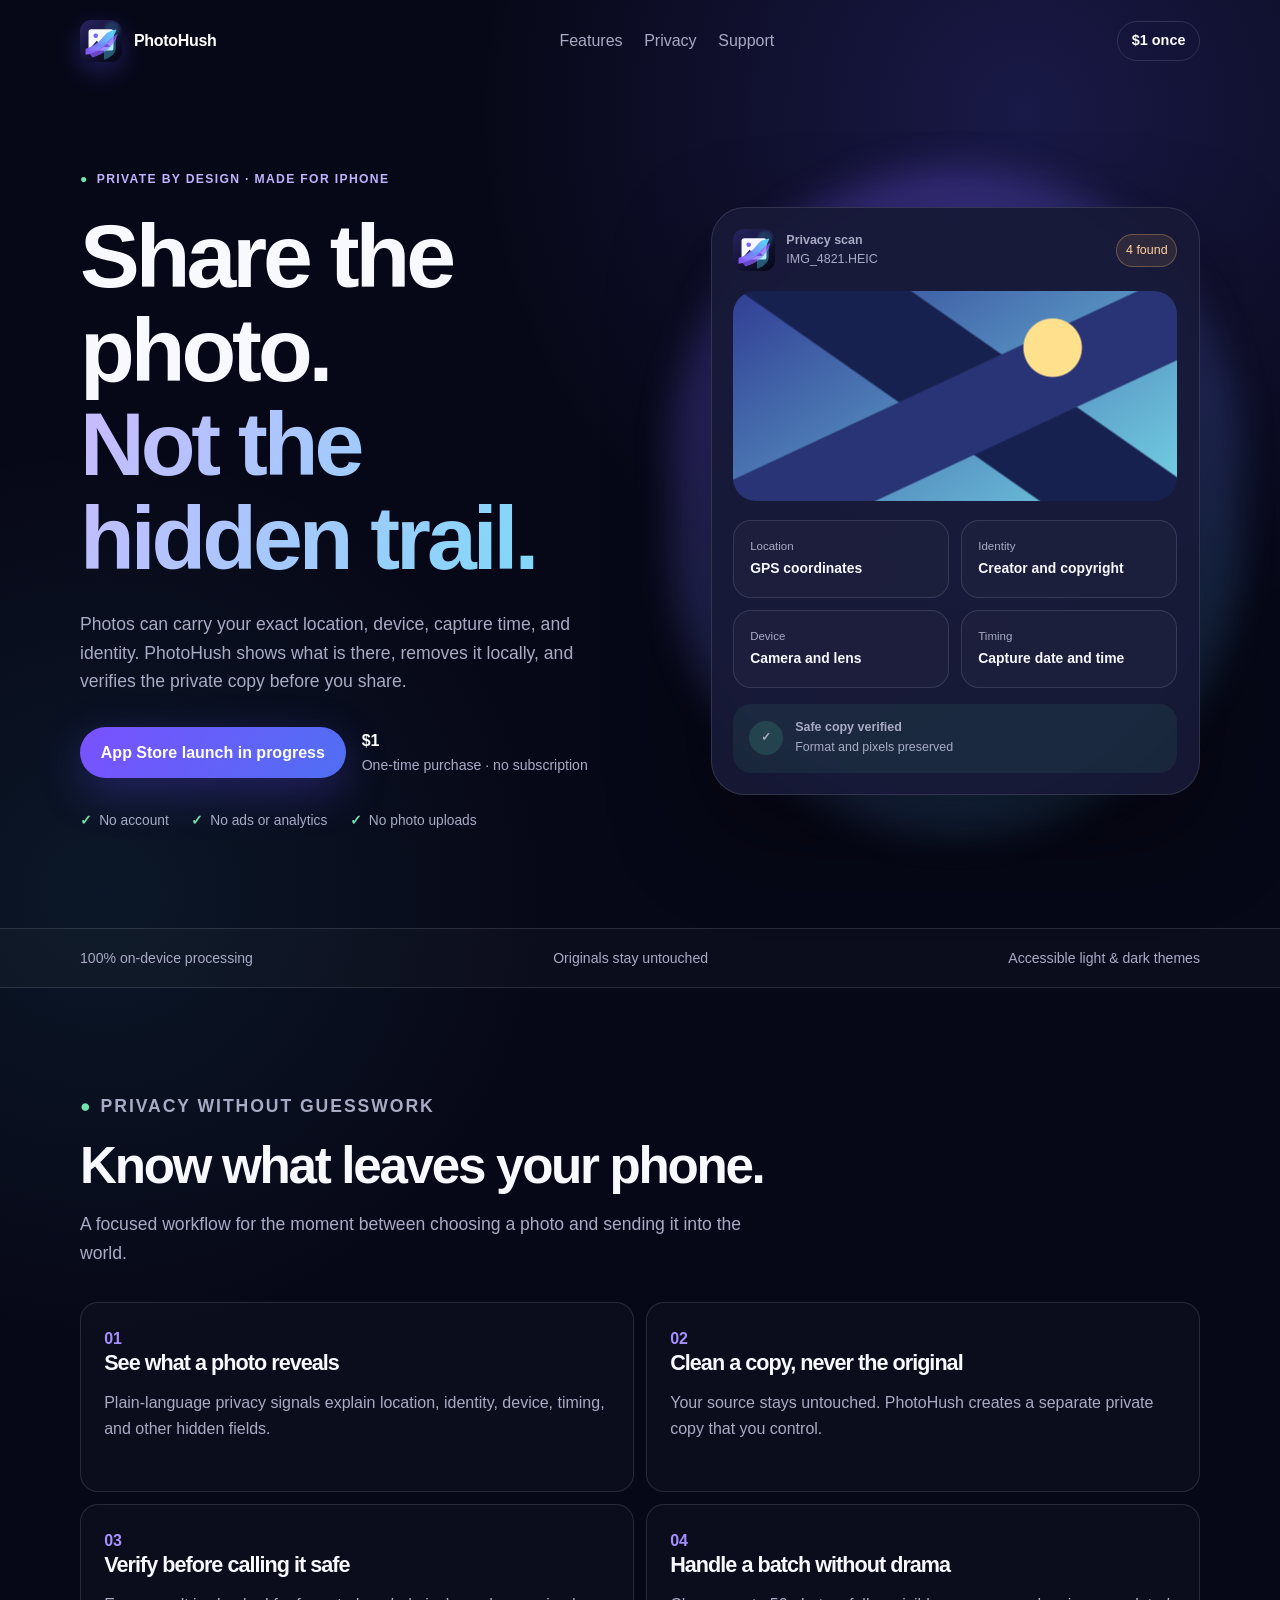
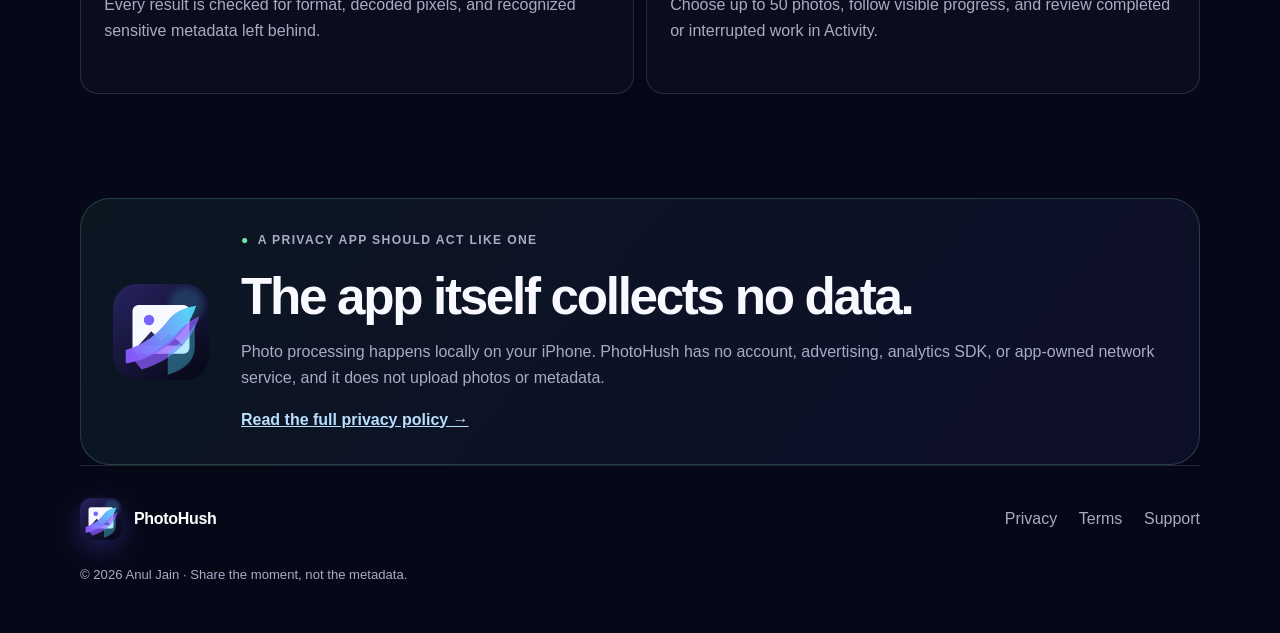
<file: index.html>
<!doctype html>
<html lang="en">
  <head>
    <meta charset="utf-8" />
    <meta name="viewport" content="width=device-width, initial-scale=1" />
    <meta name="theme-color" content="#070817" />
    <title>PhotoHush — Remove Hidden Photo Data</title>
    <meta name="description" content="Inspect and remove hidden photo metadata locally on iPhone. No account, uploads, analytics, or subscription." />
    <link rel="canonical" href="https://anuljain17.github.io/photohush/" />
    <link rel="icon" href="logo.svg" />
    <link rel="stylesheet" href="styles.css" />
    <meta property="og:title" content="PhotoHush — Share the photo, not the hidden trail" />
    <meta property="og:description" content="A private, on-device photo metadata editor for iPhone. $1 once. No subscription." />
    <meta property="og:image" content="https://anuljain17.github.io/photohush/og.png" />
    <meta property="og:url" content="https://anuljain17.github.io/photohush/" />
    <meta property="og:type" content="website" />
  </head>
  <body>
    <a class="skip-link" href="#main">Skip to content</a>
    <header class="site-header">
      <a class="brand" href="index.html" aria-label="PhotoHush home">
        <img src="logo.svg" alt="" width="42" height="42" />
        <span>PhotoHush</span>
      </a>
      <nav aria-label="Main navigation">
        <a href="#features">Features</a>
        <a href="#privacy">Privacy</a>
        <a href="support.html">Support</a>
      </nav>
      <span class="price-pill">$1 once</span>
    </header>

    <main id="main">
      <section class="hero">
        <div>
          <p class="eyebrow">Private by design · Made for iPhone</p>
          <h1>Share the photo.<span>Not the hidden trail.</span></h1>
          <p class="lede">
            Photos can carry your exact location, device, capture time, and identity.
            PhotoHush shows what is there, removes it locally, and verifies the private
            copy before you share.
          </p>
          <div class="hero-actions">
            <span class="button">App Store launch in progress</span>
            <span class="purchase-note"><strong>$1</strong>One-time purchase · no subscription</span>
          </div>
          <ul class="trust-list" aria-label="Privacy promises">
            <li>No account</li>
            <li>No ads or analytics</li>
            <li>No photo uploads</li>
          </ul>
        </div>

        <div class="scan-card" aria-label="Example PhotoHush privacy scan">
          <div class="scan-heading">
            <div>
              <img src="logo.svg" alt="" width="42" height="42" />
              <span><strong>Privacy scan</strong><br />IMG_4821.HEIC</span>
            </div>
            <span class="risk">4 found</span>
          </div>
          <div class="photo-art" aria-hidden="true"></div>
          <div class="fact-grid">
            <div class="fact"><span>Location</span><strong>GPS coordinates</strong></div>
            <div class="fact"><span>Identity</span><strong>Creator and copyright</strong></div>
            <div class="fact"><span>Device</span><strong>Camera and lens</strong></div>
            <div class="fact"><span>Timing</span><strong>Capture date and time</strong></div>
          </div>
          <div class="verified">
            <span class="check" aria-hidden="true">✓</span>
            <span><strong>Safe copy verified</strong><br />Format and pixels preserved</span>
          </div>
        </div>
      </section>

      <section class="proof" aria-label="Product principles">
        <div class="section">
          <span>100% on-device processing</span>
          <span>Originals stay untouched</span>
          <span>Accessible light &amp; dark themes</span>
        </div>
      </section>

      <section class="section" id="features">
        <div class="section-heading">
          <p class="eyebrow">Privacy without guesswork</p>
          <h2>Know what leaves your phone.</h2>
          <p>A focused workflow for the moment between choosing a photo and sending it into the world.</p>
        </div>
        <div class="feature-grid">
          <article class="feature-card">
            <span>01</span>
            <h3>See what a photo reveals</h3>
            <p>Plain-language privacy signals explain location, identity, device, timing, and other hidden fields.</p>
          </article>
          <article class="feature-card">
            <span>02</span>
            <h3>Clean a copy, never the original</h3>
            <p>Your source stays untouched. PhotoHush creates a separate private copy that you control.</p>
          </article>
          <article class="feature-card">
            <span>03</span>
            <h3>Verify before calling it safe</h3>
            <p>Every result is checked for format, decoded pixels, and recognized sensitive metadata left behind.</p>
          </article>
          <article class="feature-card">
            <span>04</span>
            <h3>Handle a batch without drama</h3>
            <p>Choose up to 50 photos, follow visible progress, and review completed or interrupted work in Activity.</p>
          </article>
        </div>
      </section>

      <section class="section privacy-panel" id="privacy">
        <img src="logo.svg" alt="" width="96" height="96" />
        <div>
          <p class="eyebrow">A privacy app should act like one</p>
          <h2>The app itself collects no data.</h2>
          <p>
            Photo processing happens locally on your iPhone. PhotoHush has no account,
            advertising, analytics SDK, or app-owned network service, and it does not
            upload photos or metadata.
          </p>
          <a href="privacy.html">Read the full privacy policy →</a>
        </div>
      </section>
    </main>

    <footer>
      <a class="brand" href="index.html"><img src="logo.svg" alt="" /><span>PhotoHush</span></a>
      <nav aria-label="Legal and support">
        <a href="privacy.html">Privacy</a>
        <a href="terms.html">Terms</a>
        <a href="support.html">Support</a>
      </nav>
      <p>© 2026 Anul Jain · Share the moment, not the metadata.</p>
    </footer>
  </body>
</html>
</file>
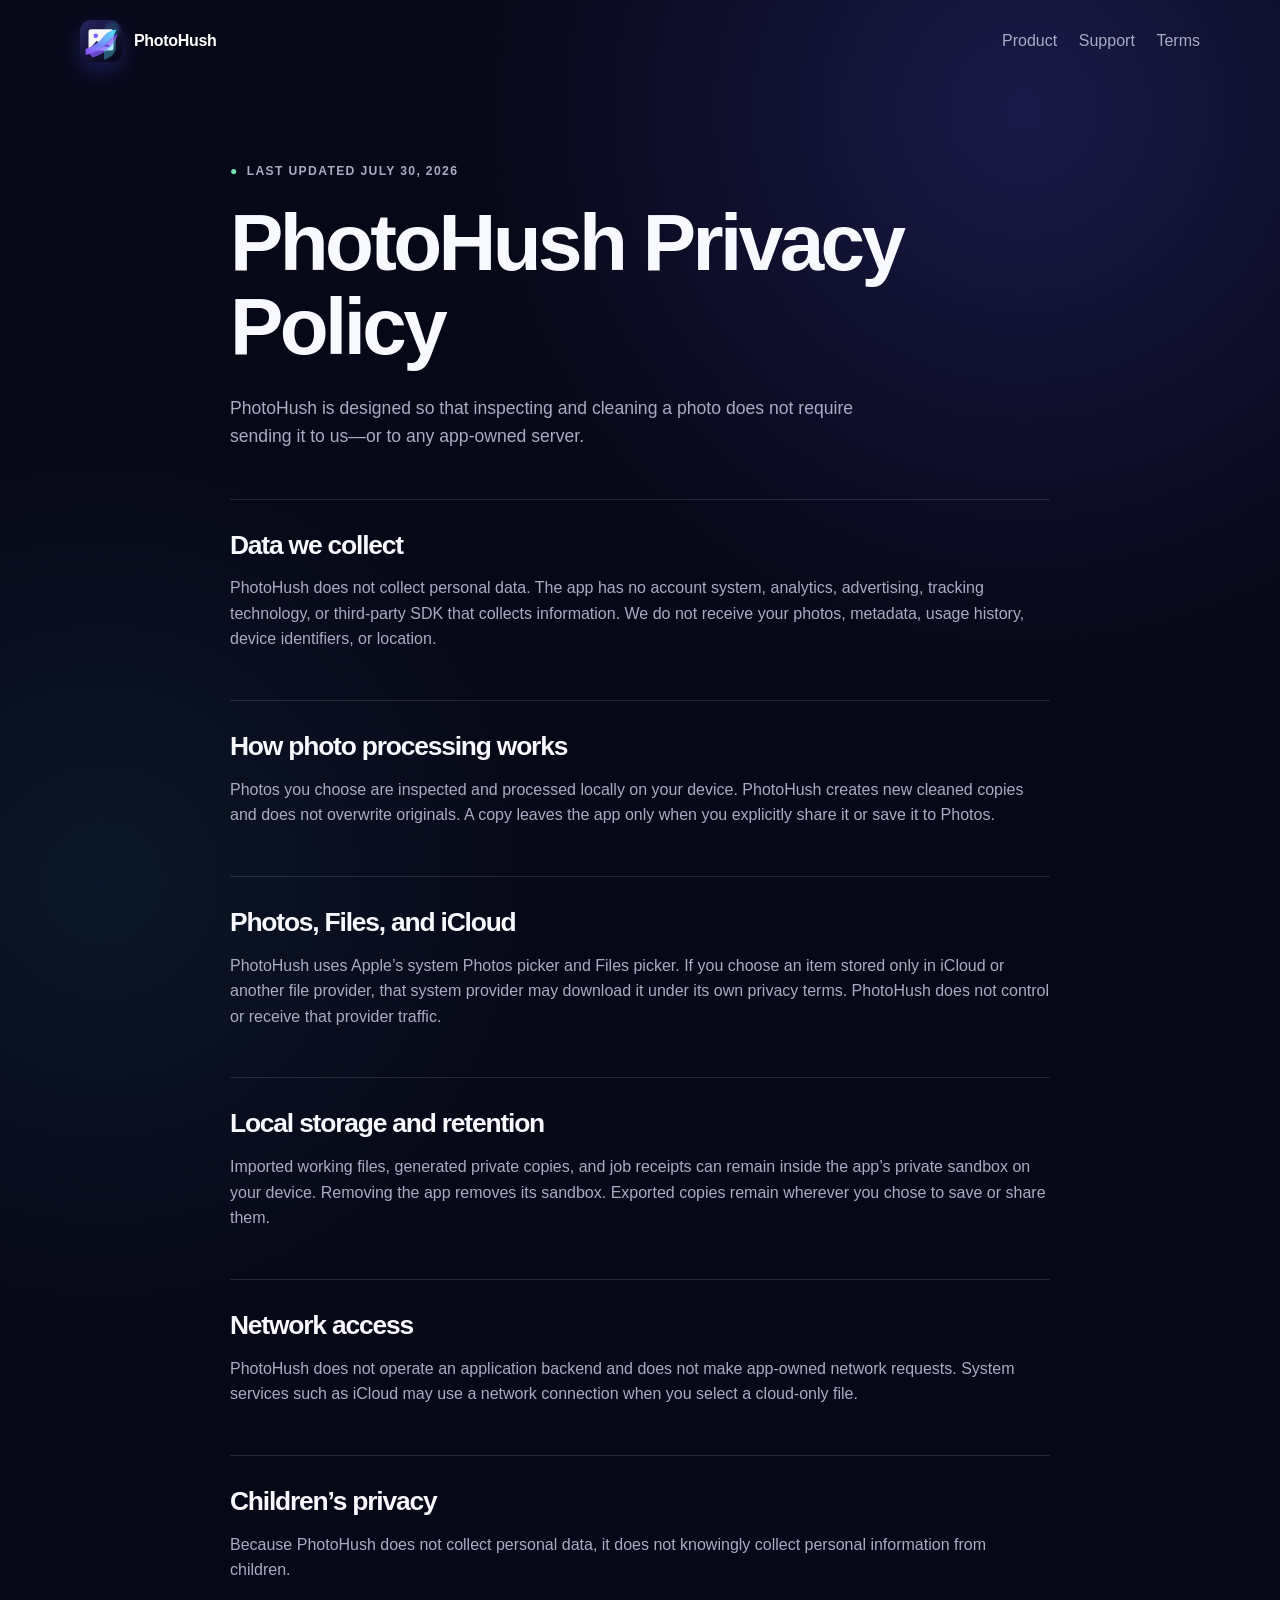
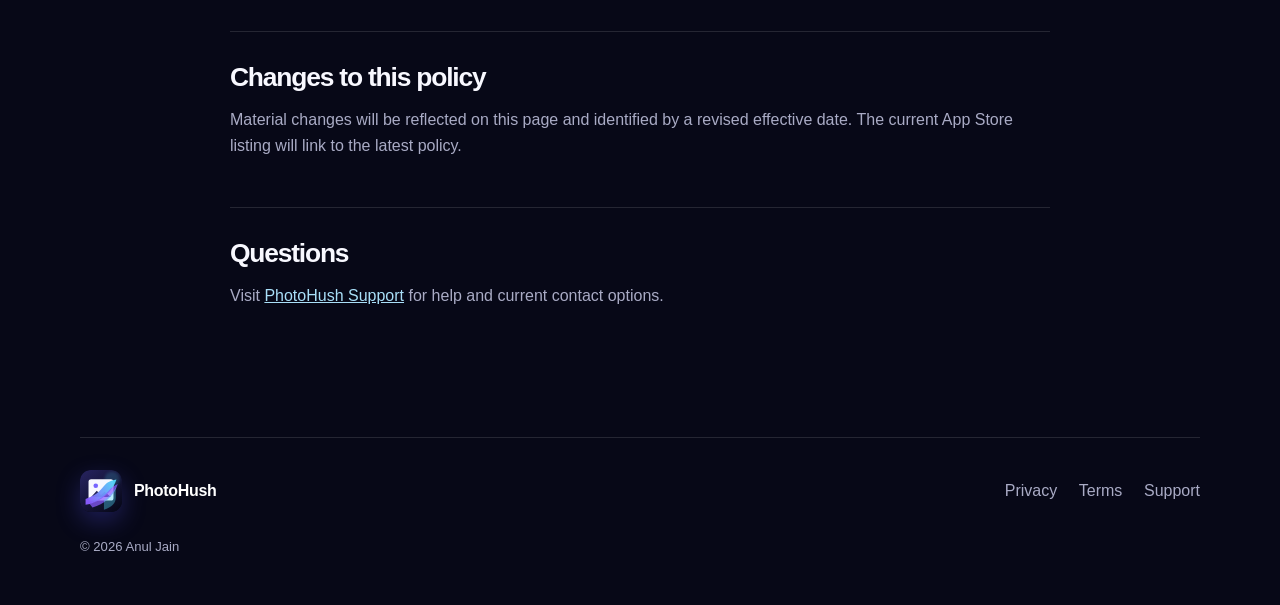
<file: privacy.html>
<!doctype html>
<html lang="en">
  <head>
    <meta charset="utf-8" />
    <meta name="viewport" content="width=device-width, initial-scale=1" />
    <meta name="theme-color" content="#070817" />
    <title>PhotoHush Privacy Policy</title>
    <meta name="description" content="How PhotoHush protects photos and handles data." />
    <link rel="canonical" href="https://anuljain17.github.io/photohush/privacy.html" />
    <link rel="icon" href="logo.svg" />
    <link rel="stylesheet" href="styles.css" />
  </head>
  <body>
    <a class="skip-link" href="#main">Skip to content</a>
    <header class="site-header">
      <a class="brand" href="index.html"><img src="logo.svg" alt="" /><span>PhotoHush</span></a>
      <nav><a href="index.html">Product</a><a href="support.html">Support</a><a href="terms.html">Terms</a></nav>
    </header>
    <main class="document" id="main">
      <p class="eyebrow">Last updated July 30, 2026</p>
      <h1>PhotoHush Privacy Policy</h1>
      <p class="document-intro">PhotoHush is designed so that inspecting and cleaning a photo does not require sending it to us—or to any app-owned server.</p>

      <section>
        <h2>Data we collect</h2>
        <p>PhotoHush does not collect personal data. The app has no account system, analytics, advertising, tracking technology, or third-party SDK that collects information. We do not receive your photos, metadata, usage history, device identifiers, or location.</p>
      </section>
      <section>
        <h2>How photo processing works</h2>
        <p>Photos you choose are inspected and processed locally on your device. PhotoHush creates new cleaned copies and does not overwrite originals. A copy leaves the app only when you explicitly share it or save it to Photos.</p>
      </section>
      <section>
        <h2>Photos, Files, and iCloud</h2>
        <p>PhotoHush uses Apple’s system Photos picker and Files picker. If you choose an item stored only in iCloud or another file provider, that system provider may download it under its own privacy terms. PhotoHush does not control or receive that provider traffic.</p>
      </section>
      <section>
        <h2>Local storage and retention</h2>
        <p>Imported working files, generated private copies, and job receipts can remain inside the app’s private sandbox on your device. Removing the app removes its sandbox. Exported copies remain wherever you chose to save or share them.</p>
      </section>
      <section>
        <h2>Network access</h2>
        <p>PhotoHush does not operate an application backend and does not make app-owned network requests. System services such as iCloud may use a network connection when you select a cloud-only file.</p>
      </section>
      <section>
        <h2>Children’s privacy</h2>
        <p>Because PhotoHush does not collect personal data, it does not knowingly collect personal information from children.</p>
      </section>
      <section>
        <h2>Changes to this policy</h2>
        <p>Material changes will be reflected on this page and identified by a revised effective date. The current App Store listing will link to the latest policy.</p>
      </section>
      <section>
        <h2>Questions</h2>
        <p>Visit <a href="support.html">PhotoHush Support</a> for help and current contact options.</p>
      </section>
    </main>
    <footer>
      <a class="brand" href="index.html"><img src="logo.svg" alt="" /><span>PhotoHush</span></a>
      <nav><a href="privacy.html">Privacy</a><a href="terms.html">Terms</a><a href="support.html">Support</a></nav>
      <p>© 2026 Anul Jain</p>
    </footer>
  </body>
</html>
</file>
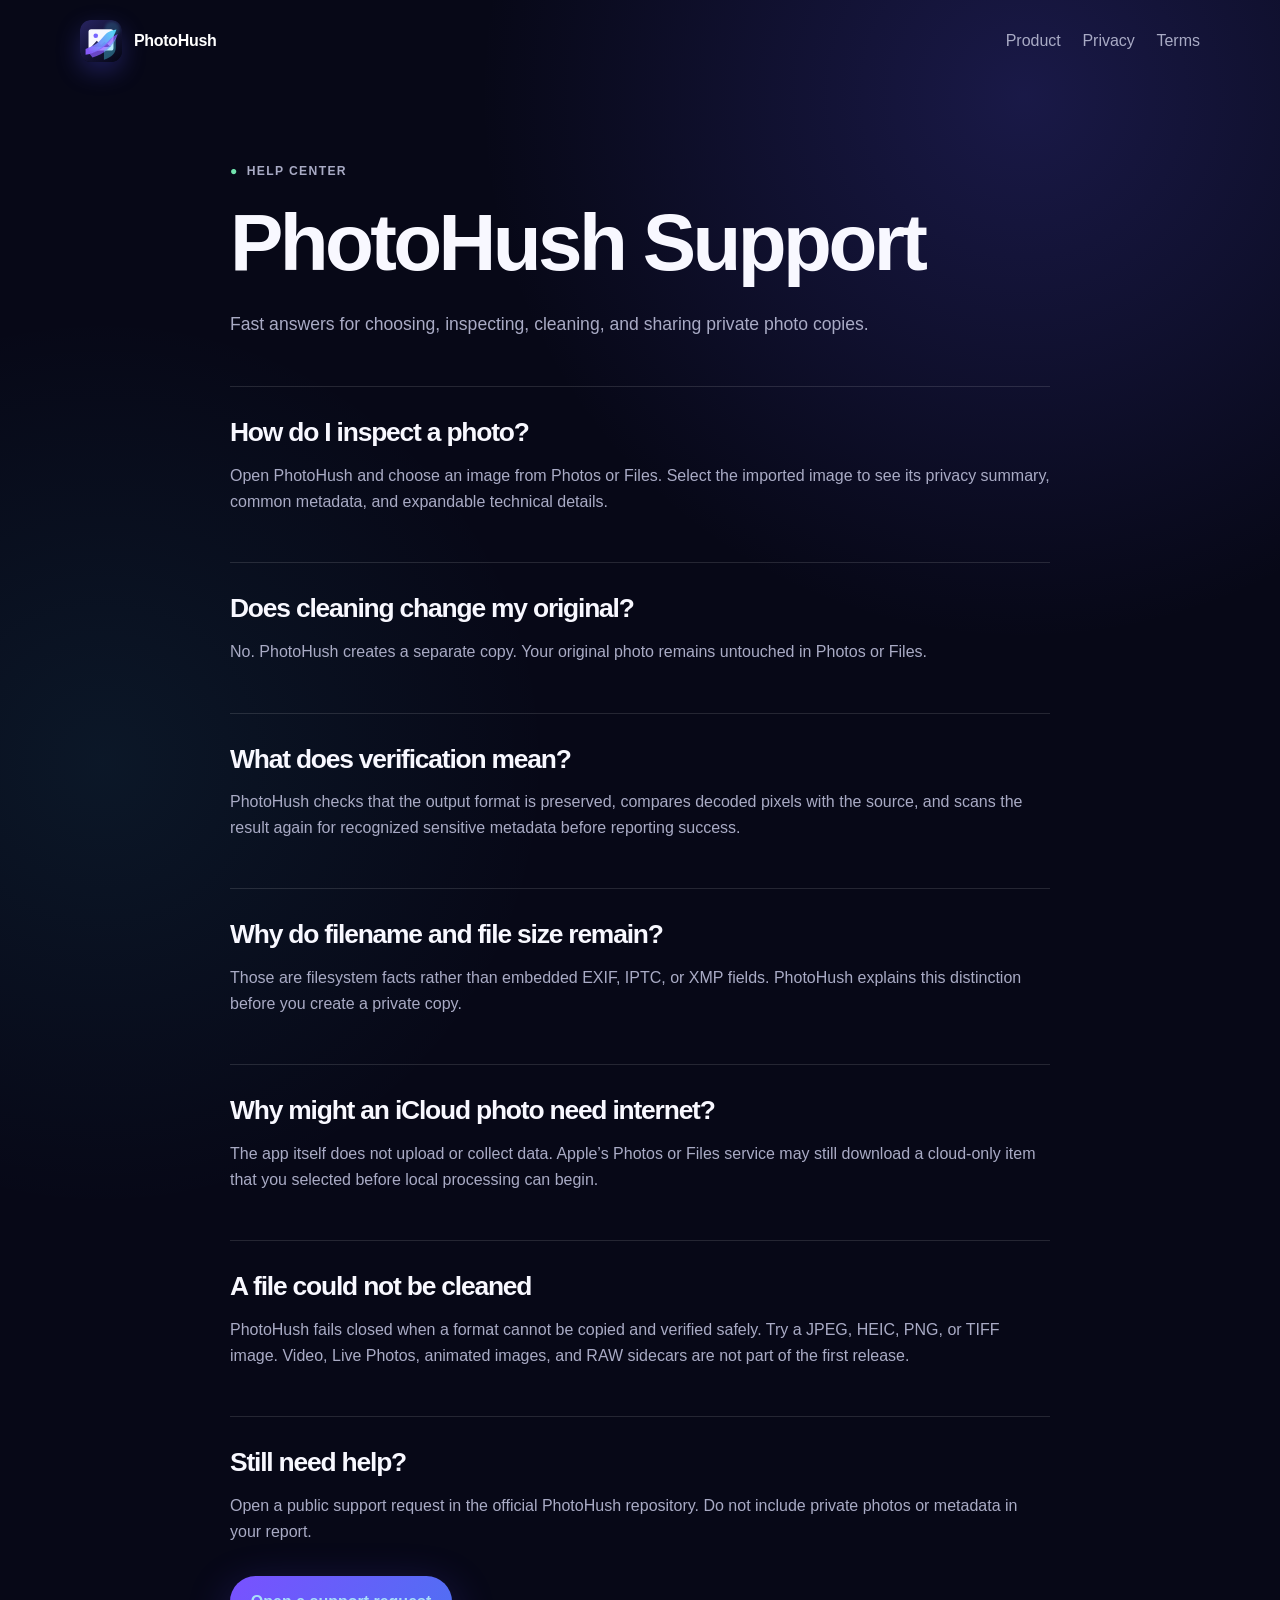
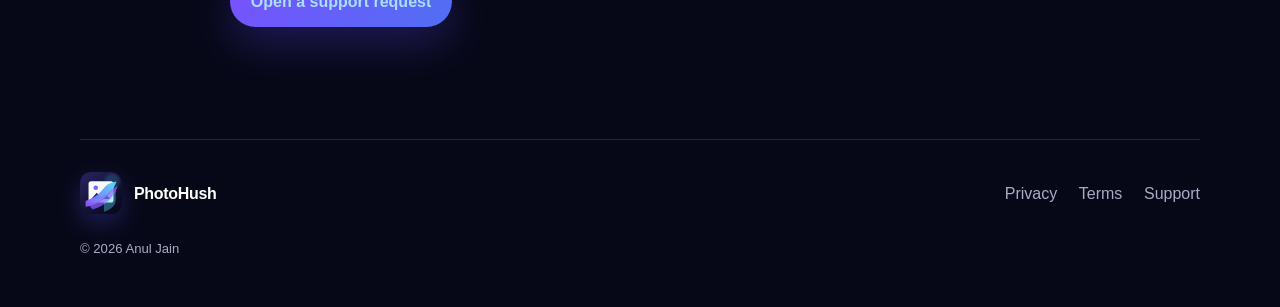
<file: support.html>
<!doctype html>
<html lang="en">
  <head>
    <meta charset="utf-8" />
    <meta name="viewport" content="width=device-width, initial-scale=1" />
    <meta name="theme-color" content="#070817" />
    <title>PhotoHush Support</title>
    <meta name="description" content="Help using PhotoHush on iPhone." />
    <link rel="canonical" href="https://anuljain17.github.io/photohush/support.html" />
    <link rel="icon" href="logo.svg" />
    <link rel="stylesheet" href="styles.css" />
  </head>
  <body>
    <a class="skip-link" href="#main">Skip to content</a>
    <header class="site-header">
      <a class="brand" href="index.html"><img src="logo.svg" alt="" /><span>PhotoHush</span></a>
      <nav><a href="index.html">Product</a><a href="privacy.html">Privacy</a><a href="terms.html">Terms</a></nav>
    </header>
    <main class="document" id="main">
      <p class="eyebrow">Help center</p>
      <h1>PhotoHush Support</h1>
      <p class="document-intro">Fast answers for choosing, inspecting, cleaning, and sharing private photo copies.</p>

      <section>
        <h2>How do I inspect a photo?</h2>
        <p>Open PhotoHush and choose an image from Photos or Files. Select the imported image to see its privacy summary, common metadata, and expandable technical details.</p>
      </section>
      <section>
        <h2>Does cleaning change my original?</h2>
        <p>No. PhotoHush creates a separate copy. Your original photo remains untouched in Photos or Files.</p>
      </section>
      <section>
        <h2>What does verification mean?</h2>
        <p>PhotoHush checks that the output format is preserved, compares decoded pixels with the source, and scans the result again for recognized sensitive metadata before reporting success.</p>
      </section>
      <section>
        <h2>Why do filename and file size remain?</h2>
        <p>Those are filesystem facts rather than embedded EXIF, IPTC, or XMP fields. PhotoHush explains this distinction before you create a private copy.</p>
      </section>
      <section>
        <h2>Why might an iCloud photo need internet?</h2>
        <p>The app itself does not upload or collect data. Apple’s Photos or Files service may still download a cloud-only item that you selected before local processing can begin.</p>
      </section>
      <section>
        <h2>A file could not be cleaned</h2>
        <p>PhotoHush fails closed when a format cannot be copied and verified safely. Try a JPEG, HEIC, PNG, or TIFF image. Video, Live Photos, animated images, and RAW sidecars are not part of the first release.</p>
      </section>
      <section>
        <h2>Still need help?</h2>
        <p>Open a public support request in the official PhotoHush repository. Do not include private photos or metadata in your report.</p>
        <a class="button support-button" href="https://github.com/anuljain17/photohush/issues/new">Open a support request</a>
      </section>
    </main>
    <footer>
      <a class="brand" href="index.html"><img src="logo.svg" alt="" /><span>PhotoHush</span></a>
      <nav><a href="privacy.html">Privacy</a><a href="terms.html">Terms</a><a href="support.html">Support</a></nav>
      <p>© 2026 Anul Jain</p>
    </footer>
  </body>
</html>
</file>
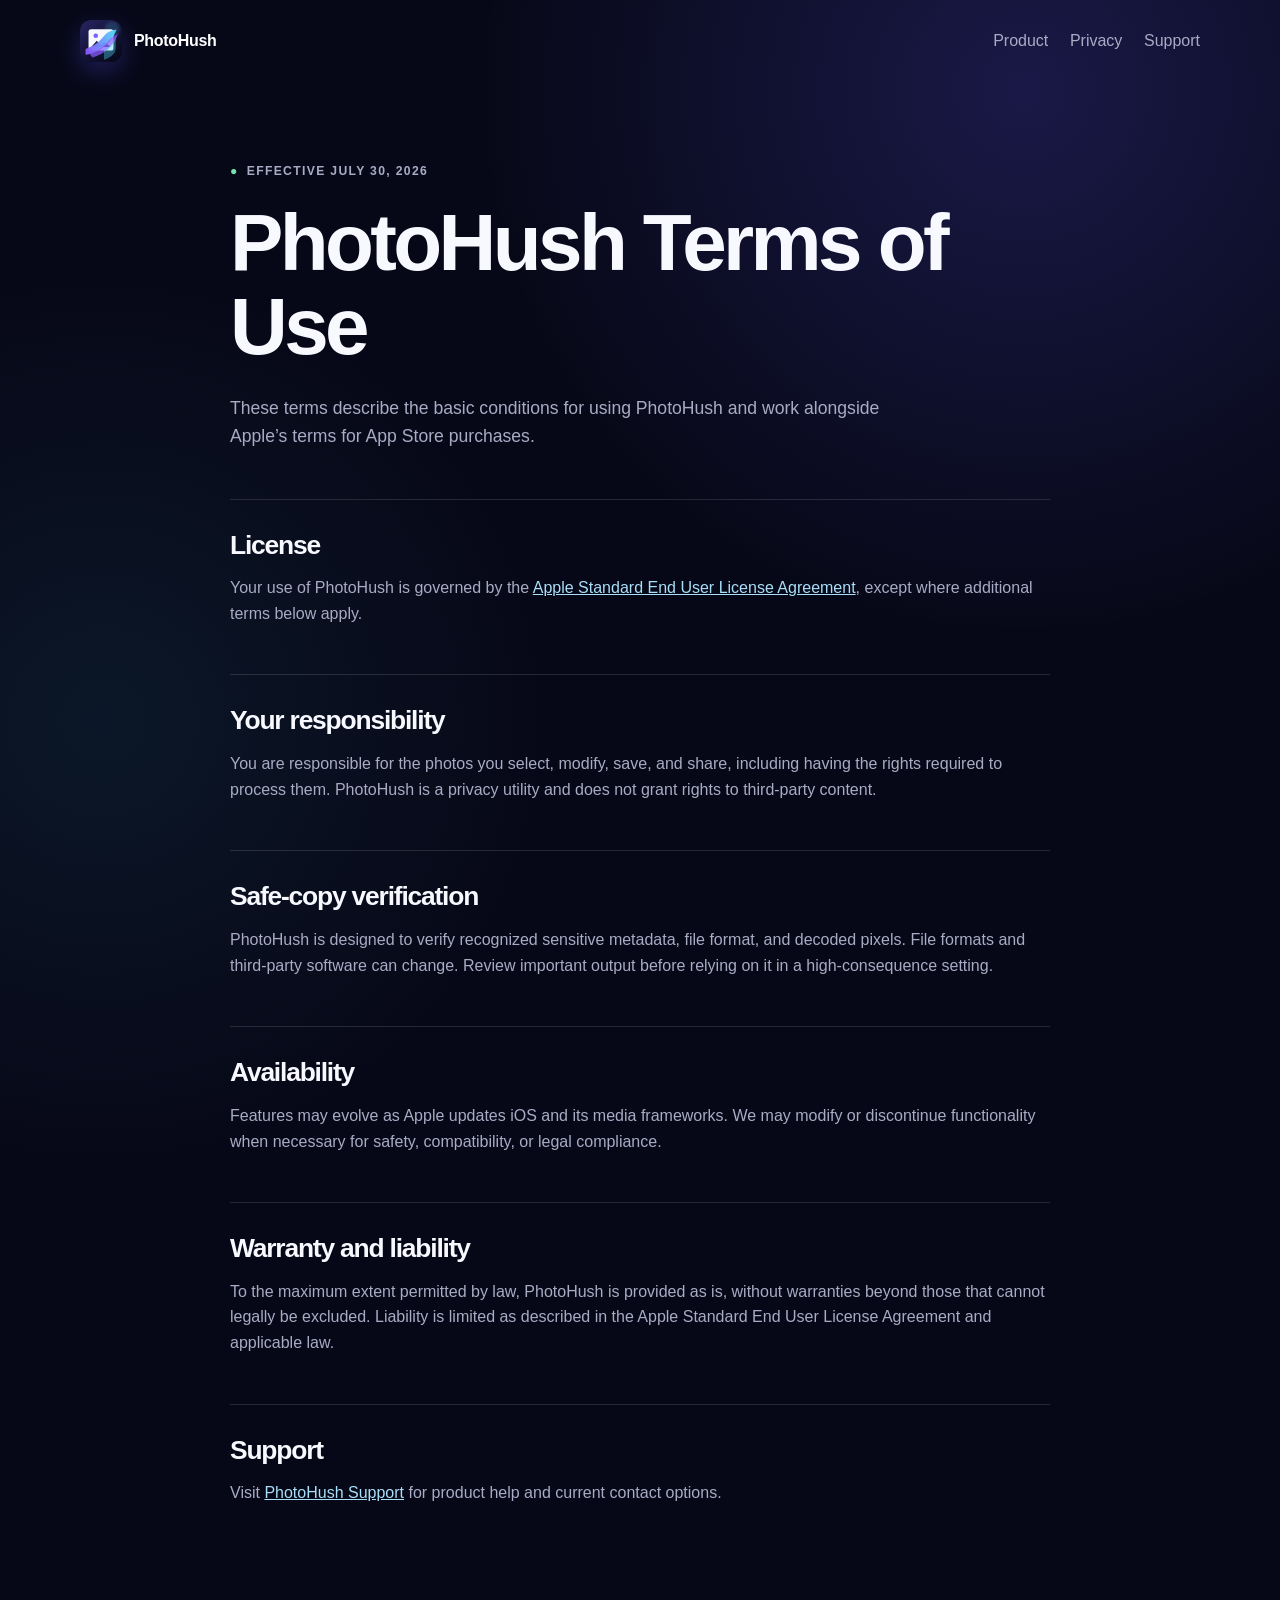
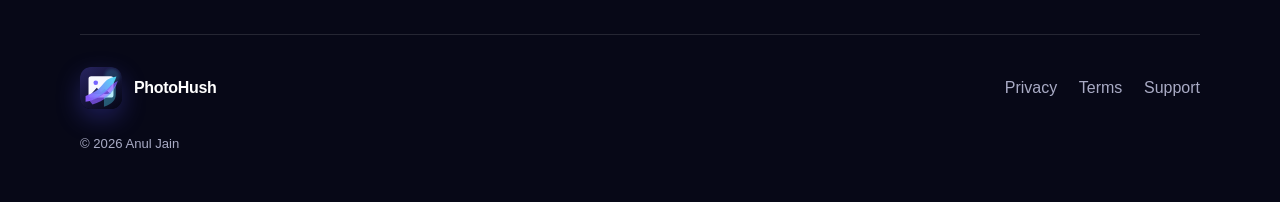
<file: terms.html>
<!doctype html>
<html lang="en">
  <head>
    <meta charset="utf-8" />
    <meta name="viewport" content="width=device-width, initial-scale=1" />
    <meta name="theme-color" content="#070817" />
    <title>PhotoHush Terms of Use</title>
    <meta name="description" content="Terms governing use of PhotoHush." />
    <link rel="canonical" href="https://anuljain17.github.io/photohush/terms.html" />
    <link rel="icon" href="logo.svg" />
    <link rel="stylesheet" href="styles.css" />
  </head>
  <body>
    <a class="skip-link" href="#main">Skip to content</a>
    <header class="site-header">
      <a class="brand" href="index.html"><img src="logo.svg" alt="" /><span>PhotoHush</span></a>
      <nav><a href="index.html">Product</a><a href="privacy.html">Privacy</a><a href="support.html">Support</a></nav>
    </header>
    <main class="document" id="main">
      <p class="eyebrow">Effective July 30, 2026</p>
      <h1>PhotoHush Terms of Use</h1>
      <p class="document-intro">These terms describe the basic conditions for using PhotoHush and work alongside Apple’s terms for App Store purchases.</p>

      <section>
        <h2>License</h2>
        <p>Your use of PhotoHush is governed by the <a href="https://www.apple.com/legal/internet-services/itunes/dev/stdeula/">Apple Standard End User License Agreement</a>, except where additional terms below apply.</p>
      </section>
      <section>
        <h2>Your responsibility</h2>
        <p>You are responsible for the photos you select, modify, save, and share, including having the rights required to process them. PhotoHush is a privacy utility and does not grant rights to third-party content.</p>
      </section>
      <section>
        <h2>Safe-copy verification</h2>
        <p>PhotoHush is designed to verify recognized sensitive metadata, file format, and decoded pixels. File formats and third-party software can change. Review important output before relying on it in a high-consequence setting.</p>
      </section>
      <section>
        <h2>Availability</h2>
        <p>Features may evolve as Apple updates iOS and its media frameworks. We may modify or discontinue functionality when necessary for safety, compatibility, or legal compliance.</p>
      </section>
      <section>
        <h2>Warranty and liability</h2>
        <p>To the maximum extent permitted by law, PhotoHush is provided as is, without warranties beyond those that cannot legally be excluded. Liability is limited as described in the Apple Standard End User License Agreement and applicable law.</p>
      </section>
      <section>
        <h2>Support</h2>
        <p>Visit <a href="support.html">PhotoHush Support</a> for product help and current contact options.</p>
      </section>
    </main>
    <footer>
      <a class="brand" href="index.html"><img src="logo.svg" alt="" /><span>PhotoHush</span></a>
      <nav><a href="privacy.html">Privacy</a><a href="terms.html">Terms</a><a href="support.html">Support</a></nav>
      <p>© 2026 Anul Jain</p>
    </footer>
  </body>
</html>
</file>
<file: styles.css>
:root {
  color-scheme: dark;
  --page: #070817;
  --surface: #11132a;
  --surface-raised: #191b3a;
  --ink: #f8f8ff;
  --muted: #a9abc5;
  --line: rgba(255, 255, 255, 0.12);
  --violet: #8664ff;
  --cyan: #55d8f5;
  --green: #71e2ad;
}

* {
  box-sizing: border-box;
}

html {
  scroll-behavior: smooth;
}

body {
  margin: 0;
  background:
    radial-gradient(circle at 80% 5%, rgba(84, 79, 225, 0.24), transparent 34rem),
    radial-gradient(circle at 8% 40%, rgba(62, 203, 237, 0.08), transparent 28rem),
    var(--page);
  color: var(--ink);
  font-family: -apple-system, BlinkMacSystemFont, "SF Pro Display", "Segoe UI", sans-serif;
  line-height: 1.6;
}

a {
  color: inherit;
}

img {
  display: block;
}

.skip-link {
  position: fixed;
  left: 1rem;
  top: 1rem;
  z-index: 10;
  transform: translateY(-180%);
  border-radius: 999px;
  background: white;
  color: #090a1a;
  padding: 0.65rem 1rem;
  font-weight: 700;
}

.skip-link:focus {
  transform: translateY(0);
}

.site-header,
.hero,
.section,
.document,
footer {
  width: min(1120px, calc(100% - 2.5rem));
  margin-inline: auto;
}

.site-header {
  min-height: 82px;
  display: flex;
  align-items: center;
  justify-content: space-between;
  gap: 1.5rem;
}

.brand {
  display: inline-flex;
  align-items: center;
  gap: 0.75rem;
  color: white;
  font-weight: 760;
  letter-spacing: -0.02em;
  text-decoration: none;
}

.brand img {
  width: 42px;
  height: 42px;
  border-radius: 11px;
  box-shadow: 0 9px 24px rgba(88, 87, 255, 0.28);
}

nav {
  display: flex;
  flex-wrap: wrap;
  gap: 1.35rem;
}

nav a,
.quiet-link {
  color: var(--muted);
  text-decoration: none;
}

nav a:hover,
nav a:focus-visible,
.quiet-link:hover,
.quiet-link:focus-visible {
  color: white;
}

.price-pill {
  border: 1px solid var(--line);
  border-radius: 999px;
  padding: 0.48rem 0.85rem;
  color: white;
  font-size: 0.9rem;
  font-weight: 700;
}

.hero {
  min-height: 650px;
  display: grid;
  grid-template-columns: 1.05fr 0.95fr;
  align-items: center;
  gap: clamp(2rem, 7vw, 6rem);
  padding: 5.5rem 0 6rem;
}

.eyebrow {
  color: #c0b2ff;
  margin: 0 0 1.2rem;
  font-size: 0.76rem;
  font-weight: 750;
  letter-spacing: 0.11em;
  text-transform: uppercase;
}

.eyebrow::before {
  content: "●";
  color: var(--green);
  margin-right: 0.5rem;
}

h1,
h2,
h3 {
  line-height: 1.05;
  letter-spacing: -0.045em;
}

h1 {
  max-width: 720px;
  margin: 0 0 1.6rem;
  font-size: clamp(3.5rem, 7vw, 6.5rem);
}

h1 span {
  display: block;
  background: linear-gradient(115deg, #c9baff, #75ddf8);
  -webkit-background-clip: text;
  background-clip: text;
  color: transparent;
}

h2 {
  margin: 0 0 1rem;
  font-size: clamp(2.1rem, 4vw, 3.8rem);
}

h3 {
  margin: 0 0 0.75rem;
  font-size: 1.35rem;
}

.lede,
.section-heading > p,
.document-intro {
  color: var(--muted);
  font-size: 1.1rem;
  max-width: 680px;
}

.hero-actions {
  display: flex;
  align-items: center;
  flex-wrap: wrap;
  gap: 1rem;
  margin-top: 2rem;
}

.button {
  display: inline-flex;
  align-items: center;
  min-height: 50px;
  border-radius: 999px;
  background: linear-gradient(120deg, #7951ff, #506ff3);
  box-shadow: 0 14px 45px rgba(95, 76, 255, 0.3);
  padding: 0.8rem 1.3rem;
  color: white;
  font-weight: 750;
  text-decoration: none;
}

.purchase-note {
  color: var(--muted);
  font-size: 0.88rem;
}

.purchase-note strong {
  display: block;
  color: white;
  font-size: 1rem;
}

.trust-list {
  display: flex;
  flex-wrap: wrap;
  gap: 0.7rem 1.4rem;
  margin: 2rem 0 0;
  padding: 0;
  list-style: none;
  color: var(--muted);
  font-size: 0.86rem;
}

.trust-list li::before {
  content: "✓";
  color: var(--green);
  font-weight: 800;
  margin-right: 0.45rem;
}

.scan-card {
  position: relative;
  border: 1px solid var(--line);
  border-radius: 34px;
  background: rgba(23, 25, 54, 0.93);
  box-shadow: 0 36px 100px rgba(0, 0, 0, 0.45);
  padding: 1.35rem;
}

.scan-card::before {
  content: "";
  position: absolute;
  z-index: -1;
  inset: -38px;
  border-radius: 999px;
  background: linear-gradient(145deg, rgba(126, 81, 255, 0.36), rgba(61, 207, 243, 0.18));
  filter: blur(18px);
}

.scan-heading,
.verified {
  display: flex;
  align-items: center;
  gap: 0.75rem;
}

.scan-heading {
  justify-content: space-between;
}

.scan-heading div {
  display: flex;
  align-items: center;
  gap: 0.7rem;
}

.scan-heading img {
  width: 42px;
  height: 42px;
  border-radius: 10px;
}

.scan-heading span,
.verified span {
  color: var(--muted);
  font-size: 0.78rem;
}

.risk {
  border: 1px solid rgba(255, 190, 115, 0.3);
  border-radius: 999px;
  background: rgba(255, 180, 98, 0.1);
  color: #ffd39d !important;
  padding: 0.35rem 0.55rem;
}

.photo-art {
  height: 210px;
  margin: 1.2rem 0;
  border-radius: 23px;
  background:
    radial-gradient(circle at 72% 27%, #ffe08c 0 8%, transparent 8.5%),
    linear-gradient(155deg, transparent 45%, #283475 45.5% 66%, transparent 66.5%),
    linear-gradient(35deg, transparent 41%, #17214f 41.5% 64%, transparent 64.5%),
    linear-gradient(145deg, #313e94, #73d2e4);
}

.fact-grid,
.feature-grid {
  display: grid;
  grid-template-columns: repeat(2, 1fr);
  gap: 0.75rem;
}

.fact,
.feature-card {
  border: 1px solid var(--line);
  border-radius: 18px;
  background: rgba(255, 255, 255, 0.025);
  padding: 1rem;
}

.fact span {
  display: block;
  color: var(--muted);
  font-size: 0.72rem;
}

.fact strong {
  font-size: 0.87rem;
}

.verified {
  margin-top: 1rem;
  border-radius: 18px;
  background: rgba(76, 210, 148, 0.08);
  padding: 0.9rem 1rem;
}

.check {
  display: grid;
  width: 34px;
  height: 34px;
  place-items: center;
  border-radius: 50%;
  background: rgba(89, 225, 167, 0.15);
  color: var(--green);
  font-weight: 900;
}

.proof {
  border-block: 1px solid var(--line);
  background: rgba(255, 255, 255, 0.02);
}

.proof .section {
  display: flex;
  justify-content: space-between;
  gap: 1rem;
  padding-block: 1.1rem;
  color: var(--muted);
  font-size: 0.88rem;
}

.section {
  padding-block: 6.5rem;
}

.section-heading {
  margin-bottom: 2.2rem;
}

.feature-card {
  min-height: 190px;
  padding: 1.45rem;
}

.feature-card > span {
  color: #a58fff;
  font-weight: 800;
}

.feature-card p {
  color: var(--muted);
  margin-bottom: 0;
}

.privacy-panel {
  display: grid;
  grid-template-columns: auto 1fr;
  align-items: center;
  gap: 2rem;
  border: 1px solid rgba(109, 224, 170, 0.22);
  border-radius: 30px;
  background: linear-gradient(130deg, rgba(70, 194, 154, 0.08), rgba(85, 88, 229, 0.09));
  padding: 2rem;
}

.privacy-panel img {
  width: 96px;
  height: 96px;
  border-radius: 24px;
}

.privacy-panel p {
  color: var(--muted);
}

.privacy-panel a {
  color: #b9dfff;
  font-weight: 700;
}

.document {
  max-width: 820px;
  padding-block: 5rem 7rem;
}

.document h1 {
  font-size: clamp(2.8rem, 7vw, 5rem);
}

.document section {
  margin-top: 3rem;
  padding-top: 2rem;
  border-top: 1px solid var(--line);
}

.document h2 {
  font-size: 1.65rem;
}

.document p,
.document li {
  color: var(--muted);
}

.document a {
  color: #a9dff8;
}

.support-button {
  margin-top: 1rem;
}

footer {
  display: grid;
  grid-template-columns: 1fr auto;
  gap: 1.5rem;
  align-items: center;
  border-top: 1px solid var(--line);
  padding-block: 2rem 3rem;
  color: var(--muted);
}

footer .brand {
  color: white;
}

footer p {
  grid-column: 1 / -1;
  margin: 0;
  font-size: 0.82rem;
}

@media (max-width: 760px) {
  .site-header nav {
    display: none;
  }

  .hero {
    grid-template-columns: 1fr;
    padding-top: 3rem;
  }

  .hero h1 {
    font-size: clamp(3.15rem, 15vw, 5rem);
  }

  .fact-grid,
  .feature-grid {
    grid-template-columns: 1fr;
  }

  .proof .section {
    flex-direction: column;
  }

  .privacy-panel {
    grid-template-columns: 1fr;
  }

  footer {
    grid-template-columns: 1fr;
  }
}

@media (prefers-reduced-motion: reduce) {
  html {
    scroll-behavior: auto;
  }
}
</file>
